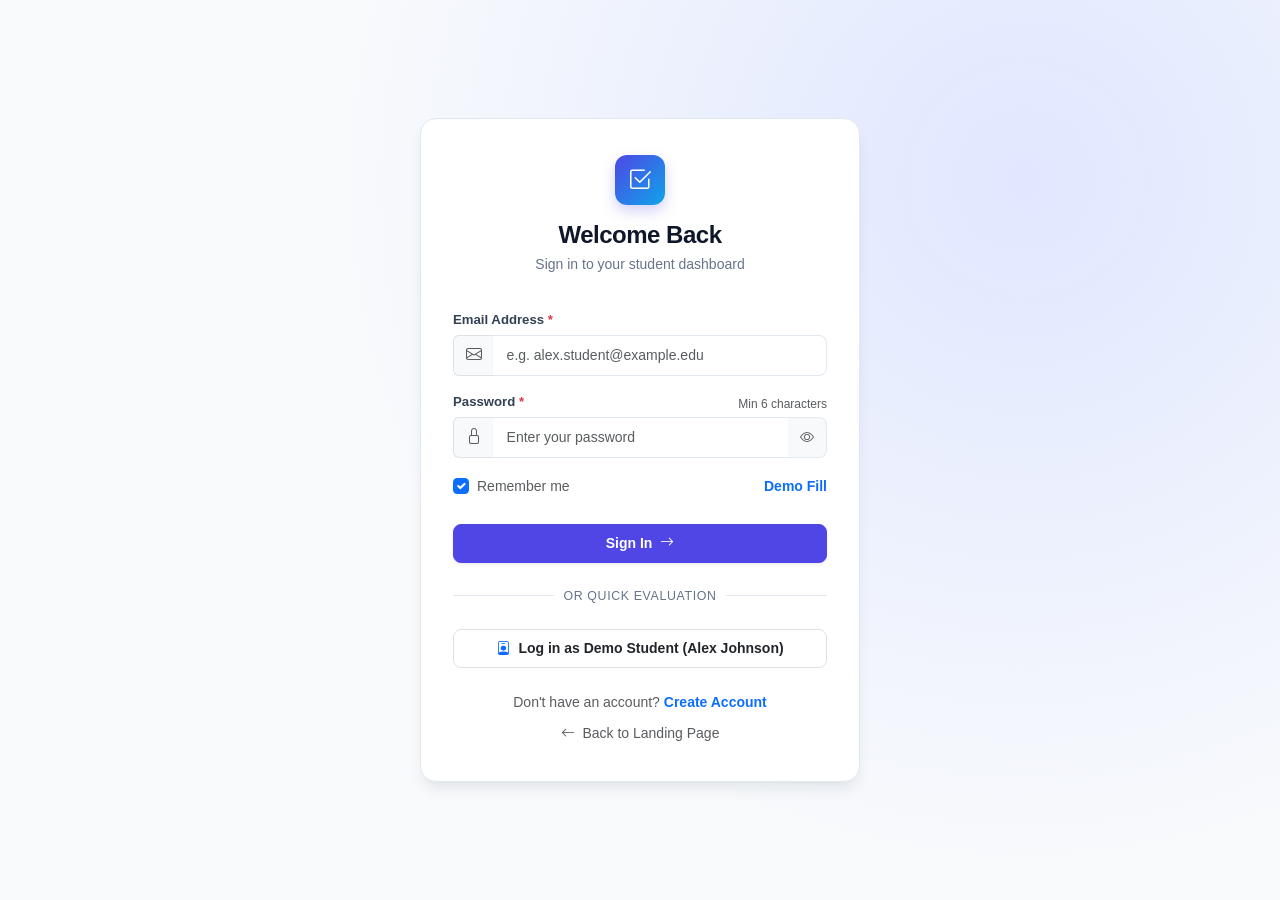
<file: frontend/login.html>
<!DOCTYPE html>
<html lang="en">
<head>
    <meta charset="UTF-8">
    <meta name="viewport" content="width=device-width, initial-scale=1.0">
    <title>TaskFlow — Student Sign In</title>
    <!-- Bootstrap 5 CSS -->
    <link href="https://cdn.jsdelivr.net/npm/bootstrap@5.3.3/dist/css/bootstrap.min.css" rel="stylesheet">
    <!-- Bootstrap Icons -->
    <link rel="stylesheet" href="https://cdn.jsdelivr.net/npm/bootstrap-icons@1.11.3/font/bootstrap-icons.min.css">
    <!-- Custom CSS -->
    <link rel="stylesheet" href="css/style.css">
</head>
<body>

    <div class="auth-page-wrapper">
        <div class="auth-card">
            <div class="auth-card-body">
                <!-- Auth Header -->
                <div class="auth-header">
                    <a href="index.html" class="text-decoration-none d-inline-block">
                        <div class="auth-logo">
                            <i class="bi bi-check2-square"></i>
                        </div>
                    </a>
                    <h1 class="auth-title">Welcome Back</h1>
                    <p class="auth-subtitle">Sign in to your student dashboard</p>
                </div>

                <!-- Alert Feedback Box -->
                <div id="login-alert" class="alert alert-danger d-none py-2 small" role="alert">
                    <div class="d-flex align-items-center gap-2">
                        <i class="bi bi-exclamation-triangle-fill"></i>
                        <span id="login-alert-msg"></span>
                    </div>
                </div>

                <!-- Login Form -->
                <form id="login-form" novalidate>
                    <!-- Email Field -->
                    <div class="mb-3">
                        <label for="login-email" class="form-label small fw-semibold">Email Address <span class="text-danger">*</span></label>
                        <div class="input-group">
                            <span class="input-group-text bg-light border-end-0 text-muted">
                                <i class="bi bi-envelope"></i>
                            </span>
                            <input type="email" 
                                   class="form-control border-start-0" 
                                   id="login-email" 
                                   placeholder="e.g. alex.student@example.edu" 
                                   autocomplete="email" 
                                   required>
                        </div>
                        <div class="invalid-feedback small" id="login-email-err">Please enter a valid email</div>
                    </div>

                    <!-- Password Field -->
                    <div class="mb-3">
                        <div class="d-flex justify-content-between align-items-center">
                            <label for="login-password" class="form-label small fw-semibold">Password <span class="text-danger">*</span></label>
                            <span class="text-muted small" style="font-size: 0.75rem;">Min 6 characters</span>
                        </div>
                        <div class="input-group">
                            <span class="input-group-text bg-light border-end-0 text-muted">
                                <i class="bi bi-lock"></i>
                            </span>
                            <input type="password" 
                                   class="form-control border-start-0 border-end-0" 
                                   id="login-password" 
                                   placeholder="Enter your password" 
                                   autocomplete="current-password" 
                                   required>
                            <button class="btn btn-outline-secondary border-start-0 bg-light text-muted password-toggle-btn" 
                                    type="button" 
                                    id="toggle-password-btn" 
                                    title="Show/Hide Password"
                                    aria-label="Show or hide password">
                                <i class="bi bi-eye" id="toggle-password-icon"></i>
                            </button>
                        </div>
                        <div class="invalid-feedback small" id="login-password-err">Password is required.</div>
                    </div>

                    <!-- Remember Me Option -->
                    <div class="d-flex justify-content-between align-items-center mb-4">
                        <div class="form-check">
                            <input class="form-check-input" type="checkbox" id="remember-me" checked>
                            <label class="form-check-label small text-muted" for="remember-me">
                                Remember me
                            </label>
                        </div>
                        <a href="#" class="small text-primary text-decoration-none fw-semibold" id="quick-demo-link" title="Fill Demo Credentials">
                            Demo Fill
                        </a>
                    </div>

                    <!-- Submit Button -->
                    <button type="submit" id="login-submit-btn" class="btn btn-primary w-100 py-2 d-flex align-items-center justify-content-center gap-2 shadow-sm">
                        <span>Sign In</span>
                        <i class="bi bi-arrow-right"></i>
                    </button>
                </form>

                <div class="auth-divider">or quick evaluation</div>

                <!-- Instant Demo Login Button -->
                <button type="button" id="demo-login-btn" class="btn btn-light border w-100 py-2 small d-flex align-items-center justify-content-center gap-2 text-dark">
                    <i class="bi bi-person-badge text-primary"></i>
                    <span>Log in as Demo Student (Alex Johnson)</span>
                </button>

                <!-- Navigation Footer -->
                <div class="text-center mt-4">
                    <p class="small text-muted mb-2">
                        Don't have an account? 
                        <a href="register.html" class="text-primary fw-semibold text-decoration-none">Create Account</a>
                    </p>
                    <a href="index.html" class="small text-muted text-decoration-none">
                        <i class="bi bi-arrow-left me-1"></i> Back to Landing Page
                    </a>
                </div>
            </div>
        </div>
    </div>

    <!-- Bootstrap 5 JS Bundle -->
    <script src="https://cdn.jsdelivr.net/npm/bootstrap@5.3.3/dist/js/bootstrap.bundle.min.js"></script>
    <!-- TaskFlow API Client -->
    <script src="js/api.js"></script>
    <!-- Auth Controller -->
    <script>
        document.addEventListener('DOMContentLoaded', () => {
            const form = document.getElementById('login-form');
            const emailInput = document.getElementById('login-email');
            const passwordInput = document.getElementById('login-password');
            const submitBtn = document.getElementById('login-submit-btn');
            const alertBox = document.getElementById('login-alert');
            const alertMsg = document.getElementById('login-alert-msg');
            const togglePwBtn = document.getElementById('toggle-password-btn');
            const togglePwIcon = document.getElementById('toggle-password-icon');
            const demoLoginBtn = document.getElementById('demo-login-btn');
            const quickDemoLink = document.getElementById('quick-demo-link');

            // Show / Hide password
            if (togglePwBtn && passwordInput && togglePwIcon) {
                togglePwBtn.addEventListener('click', () => {
                    const isPw = passwordInput.type === 'password';
                    passwordInput.type = isPw ? 'text' : 'password';
                    togglePwIcon.className = isPw ? 'bi bi-eye-slash' : 'bi bi-eye';
                });
            }

            function showAlert(msg) {
                if (!alertBox || !alertMsg) return;
                alertMsg.textContent = msg;
                alertBox.classList.remove('d-none');
            }

            function hideAlert() {
                if (alertBox) alertBox.classList.add('d-none');
            }

            // Quick demo fill
            function fillDemoCredentials() {
                emailInput.value = 'alex.student@example.edu';
                passwordInput.value = 'student123';
                hideAlert();
            }

            if (quickDemoLink) {
                quickDemoLink.addEventListener('click', (e) => {
                    e.preventDefault();
                    fillDemoCredentials();
                });
            }

            function isValidEmail(email) {
                return /^[^\s@]+@[^\s@]+\.[^\s@]+$/.test(email);
            }

            // Real-time live validation
            emailInput.addEventListener('input', () => {
                const val = emailInput.value.trim();
                if (val && !isValidEmail(val)) {
                    emailInput.classList.add('is-invalid');
                } else {
                    emailInput.classList.remove('is-invalid');
                }
            });

            emailInput.addEventListener('blur', () => {
                const val = emailInput.value.trim();
                if (!val || !isValidEmail(val)) {
                    emailInput.classList.add('is-invalid');
                } else {
                    emailInput.classList.remove('is-invalid');
                }
            });

            passwordInput.addEventListener('input', () => {
                if (passwordInput.value) {
                    passwordInput.classList.remove('is-invalid');
                }
            });

            // Form submission
            form.addEventListener('submit', async (e) => {
                e.preventDefault();
                hideAlert();

                const email = emailInput.value.trim();
                const password = passwordInput.value;

                // Validation
                let hasErr = false;
                if (!email || !isValidEmail(email)) {
                    emailInput.classList.add('is-invalid');
                    hasErr = true;
                } else {
                    emailInput.classList.remove('is-invalid');
                }

                if (!password) {
                    passwordInput.classList.add('is-invalid');
                    hasErr = true;
                } else {
                    passwordInput.classList.remove('is-invalid');
                }

                if (hasErr) {
                    showAlert('Please fill in all required fields.');
                    return;
                }

                submitBtn.disabled = true;
                submitBtn.innerHTML = '<span class="spinner-border spinner-border-sm me-2"></span>Signing in...';

                try {
                    const res = await window.TaskFlowAPI.login({ email, password });
                    if (res.ok) {
                        // Redirect to dashboard on successful login
                        window.location.href = 'dashboard.html';
                    } else {
                        showAlert(res.message || 'Invalid email or password.');
                    }
                } catch (err) {
                    showAlert('Connection error. Please ensure Flask server is running.');
                } finally {
                    submitBtn.disabled = false;
                    submitBtn.innerHTML = '<span>Sign In</span><i class="bi bi-arrow-right ms-2"></i>';
                }
            });

            // One-click demo login button
            if (demoLoginBtn) {
                demoLoginBtn.addEventListener('click', async () => {
                    fillDemoCredentials();
                    form.dispatchEvent(new Event('submit'));
                });
            }
        });
    </script>
</body>
</html>
</file>
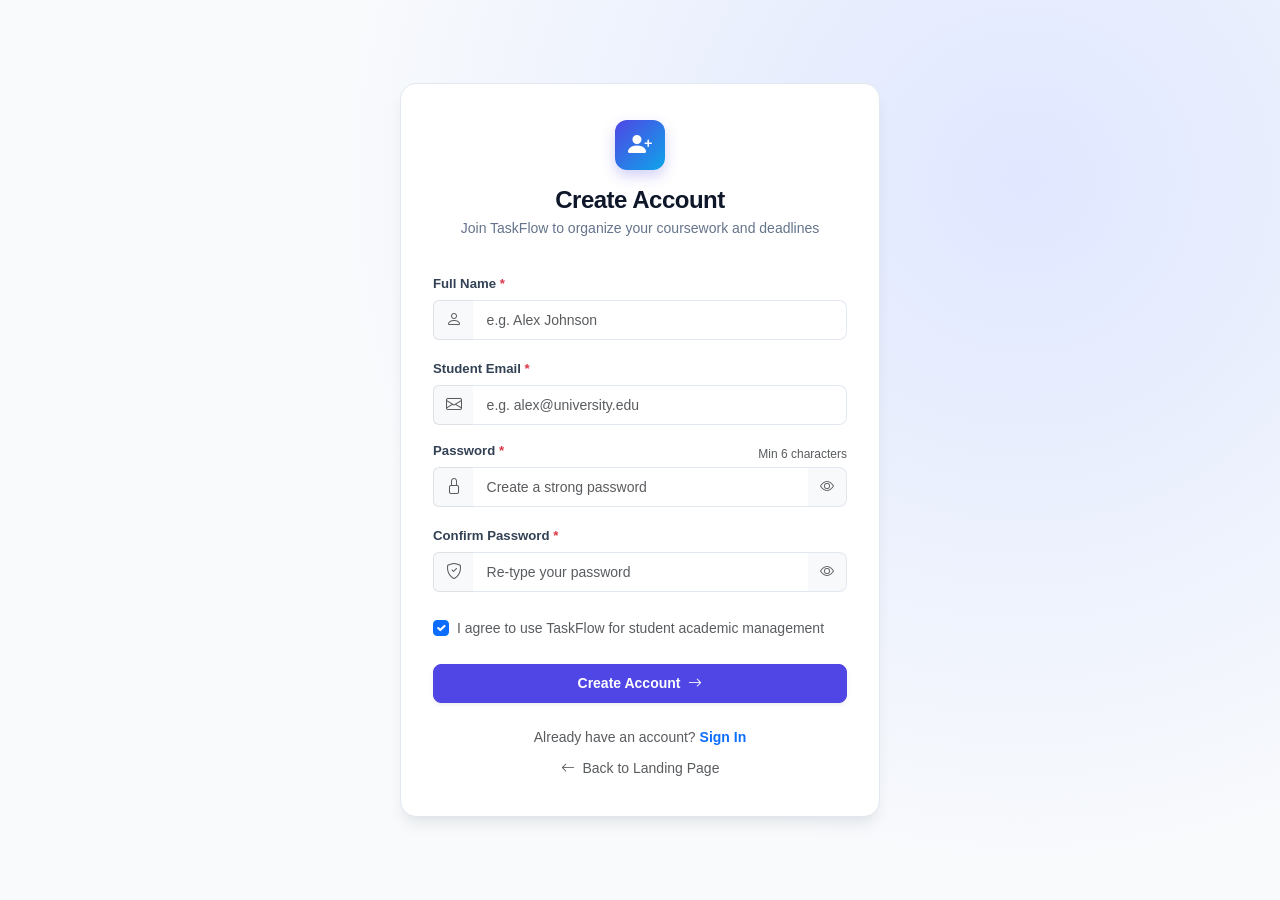
<file: frontend/register.html>
<!DOCTYPE html>
<html lang="en">
<head>
    <meta charset="UTF-8">
    <meta name="viewport" content="width=device-width, initial-scale=1.0">
    <title>TaskFlow — Student Registration</title>
    <!-- Bootstrap 5 CSS -->
    <link href="https://cdn.jsdelivr.net/npm/bootstrap@5.3.3/dist/css/bootstrap.min.css" rel="stylesheet">
    <!-- Bootstrap Icons -->
    <link rel="stylesheet" href="https://cdn.jsdelivr.net/npm/bootstrap-icons@1.11.3/font/bootstrap-icons.min.css">
    <!-- Custom CSS -->
    <link rel="stylesheet" href="css/style.css">
</head>
<body>

    <div class="auth-page-wrapper">
        <div class="auth-card" style="max-width: 480px;">
            <div class="auth-card-body">
                <!-- Auth Header -->
                <div class="auth-header">
                    <a href="index.html" class="text-decoration-none d-inline-block">
                        <div class="auth-logo">
                            <i class="bi bi-person-plus-fill"></i>
                        </div>
                    </a>
                    <h1 class="auth-title">Create Account</h1>
                    <p class="auth-subtitle">Join TaskFlow to organize your coursework and deadlines</p>
                </div>

                <!-- Alert Feedback Box -->
                <div id="register-alert" class="alert alert-danger d-none py-2 small" role="alert">
                    <div class="d-flex align-items-center gap-2">
                        <i class="bi bi-exclamation-triangle-fill"></i>
                        <span id="register-alert-msg"></span>
                    </div>
                </div>

                <!-- Registration Form -->
                <form id="register-form" novalidate>
                    <!-- Full Name Field -->
                    <div class="mb-3">
                        <label for="reg-name" class="form-label small fw-semibold">Full Name <span class="text-danger">*</span></label>
                        <div class="input-group">
                            <span class="input-group-text bg-light border-end-0 text-muted">
                                <i class="bi bi-person"></i>
                            </span>
                            <input type="text" 
                                   class="form-control border-start-0" 
                                   id="reg-name" 
                                   placeholder="e.g. Alex Johnson" 
                                   autocomplete="name" 
                                   required>
                        </div>
                        <div class="invalid-feedback small" id="reg-name-err">Name is required.</div>
                    </div>

                    <!-- Email Field -->
                    <div class="mb-3">
                        <label for="reg-email" class="form-label small fw-semibold">Student Email <span class="text-danger">*</span></label>
                        <div class="input-group">
                            <span class="input-group-text bg-light border-end-0 text-muted">
                                <i class="bi bi-envelope"></i>
                            </span>
                            <input type="email" 
                                   class="form-control border-start-0" 
                                   id="reg-email" 
                                   placeholder="e.g. alex@university.edu" 
                                   autocomplete="email" 
                                   required>
                        </div>
                        <div class="invalid-feedback small" id="reg-email-err">Please enter a valid email</div>
                    </div>

                    <!-- Password Field -->
                    <div class="mb-3">
                        <div class="d-flex justify-content-between align-items-center">
                            <label for="reg-password" class="form-label small fw-semibold">Password <span class="text-danger">*</span></label>
                            <span class="text-muted small" style="font-size: 0.75rem;">Min 6 characters</span>
                        </div>
                        <div class="input-group">
                            <span class="input-group-text bg-light border-end-0 text-muted">
                                <i class="bi bi-lock"></i>
                            </span>
                            <input type="password" 
                                   class="form-control border-start-0 border-end-0" 
                                   id="reg-password" 
                                   placeholder="Create a strong password" 
                                   autocomplete="new-password" 
                                   minlength="6" 
                                   required>
                            <button class="btn btn-outline-secondary border-start-0 bg-light text-muted password-toggle-btn" 
                                    type="button" 
                                    id="toggle-reg-password-btn" 
                                    title="Show/Hide Password"
                                    aria-label="Show or hide password">
                                <i class="bi bi-eye" id="toggle-reg-password-icon"></i>
                            </button>
                        </div>
                        <div class="invalid-feedback small" id="reg-password-err">Password must be at least 6 characters.</div>
                    </div>

                    <!-- Confirm Password Field -->
                    <div class="mb-4">
                        <label for="reg-confirm-password" class="form-label small fw-semibold">Confirm Password <span class="text-danger">*</span></label>
                        <div class="input-group">
                            <span class="input-group-text bg-light border-end-0 text-muted">
                                <i class="bi bi-shield-check"></i>
                            </span>
                            <input type="password" 
                                   class="form-control border-start-0 border-end-0" 
                                   id="reg-confirm-password" 
                                   placeholder="Re-type your password" 
                                   autocomplete="new-password" 
                                   required>
                            <button class="btn btn-outline-secondary border-start-0 bg-light text-muted password-toggle-btn" 
                                    type="button" 
                                    id="toggle-reg-confirm-btn" 
                                    title="Show/Hide Password"
                                    aria-label="Show or hide confirm password">
                                <i class="bi bi-eye" id="toggle-reg-confirm-icon"></i>
                            </button>
                        </div>
                        <div class="invalid-feedback small" id="reg-confirm-err">Passwords do not match</div>
                    </div>

                    <!-- Terms agreement checkbox -->
                    <div class="form-check mb-4">
                        <input class="form-check-input" type="checkbox" id="terms-agree" checked required>
                        <label class="form-check-label small text-muted" for="terms-agree">
                            I agree to use TaskFlow for student academic management
                        </label>
                    </div>

                    <!-- Submit Button -->
                    <button type="submit" id="register-submit-btn" class="btn btn-primary w-100 py-2 d-flex align-items-center justify-content-center gap-2 shadow-sm">
                        <span>Create Account</span>
                        <i class="bi bi-arrow-right"></i>
                    </button>
                </form>

                <!-- Navigation Footer -->
                <div class="text-center mt-4">
                    <p class="small text-muted mb-2">
                        Already have an account? 
                        <a href="login.html" class="text-primary fw-semibold text-decoration-none">Sign In</a>
                    </p>
                    <a href="index.html" class="small text-muted text-decoration-none">
                        <i class="bi bi-arrow-left me-1"></i> Back to Landing Page
                    </a>
                </div>
            </div>
        </div>
    </div>

    <!-- Bootstrap 5 JS Bundle -->
    <script src="https://cdn.jsdelivr.net/npm/bootstrap@5.3.3/dist/js/bootstrap.bundle.min.js"></script>
    <!-- TaskFlow API Client -->
    <script src="js/api.js"></script>
    <!-- Register Controller -->
    <script>
        document.addEventListener('DOMContentLoaded', () => {
            const form = document.getElementById('register-form');
            const nameInput = document.getElementById('reg-name');
            const emailInput = document.getElementById('reg-email');
            const passwordInput = document.getElementById('reg-password');
            const confirmInput = document.getElementById('reg-confirm-password');
            const submitBtn = document.getElementById('register-submit-btn');
            const alertBox = document.getElementById('register-alert');
            const alertMsg = document.getElementById('register-alert-msg');

            // Password toggles
            const setupToggle = (btnId, inputId, iconId) => {
                const btn = document.getElementById(btnId);
                const input = document.getElementById(inputId);
                const icon = document.getElementById(iconId);
                if (btn && input && icon) {
                    btn.addEventListener('click', () => {
                        const isPw = input.type === 'password';
                        input.type = isPw ? 'text' : 'password';
                        icon.className = isPw ? 'bi bi-eye-slash' : 'bi bi-eye';
                    });
                }
            };
            setupToggle('toggle-reg-password-btn', 'reg-password', 'toggle-reg-password-icon');
            setupToggle('toggle-reg-confirm-btn', 'reg-confirm-password', 'toggle-reg-confirm-icon');

            function showAlert(msg) {
                if (!alertBox || !alertMsg) return;
                alertMsg.textContent = msg;
                alertBox.classList.remove('d-none');
            }

            function hideAlert() {
                if (alertBox) alertBox.classList.add('d-none');
            }

            function isValidEmail(email) {
                return /^[^\s@]+@[^\s@]+\.[^\s@]+$/.test(email);
            }

            // Real-time live validation feedback
            nameInput.addEventListener('input', () => {
                if (nameInput.value.trim()) {
                    nameInput.classList.remove('is-invalid');
                }
            });

            emailInput.addEventListener('input', () => {
                const val = emailInput.value.trim();
                if (val && !isValidEmail(val)) {
                    emailInput.classList.add('is-invalid');
                } else {
                    emailInput.classList.remove('is-invalid');
                }
            });

            emailInput.addEventListener('blur', () => {
                const val = emailInput.value.trim();
                if (!val || !isValidEmail(val)) {
                    emailInput.classList.add('is-invalid');
                } else {
                    emailInput.classList.remove('is-invalid');
                }
            });

            passwordInput.addEventListener('input', () => {
                if (passwordInput.value && passwordInput.value.length >= 6) {
                    passwordInput.classList.remove('is-invalid');
                }
                if (confirmInput.value) {
                    if (confirmInput.value !== passwordInput.value) {
                        confirmInput.classList.add('is-invalid');
                    } else {
                        confirmInput.classList.remove('is-invalid');
                    }
                }
            });

            confirmInput.addEventListener('input', () => {
                if (confirmInput.value !== passwordInput.value) {
                    confirmInput.classList.add('is-invalid');
                } else {
                    confirmInput.classList.remove('is-invalid');
                }
            });

            form.addEventListener('submit', async (e) => {
                e.preventDefault();
                hideAlert();

                const name = nameInput.value.trim();
                const email = emailInput.value.trim();
                const password = passwordInput.value;
                const confirmPassword = confirmInput.value;

                let hasError = false;

                // Validate Name
                if (!name) {
                    nameInput.classList.add('is-invalid');
                    hasError = true;
                } else {
                    nameInput.classList.remove('is-invalid');
                }

                // Validate Email
                if (!email || !isValidEmail(email)) {
                    emailInput.classList.add('is-invalid');
                    hasError = true;
                } else {
                    emailInput.classList.remove('is-invalid');
                }

                // Validate Password
                if (!password || password.length < 6) {
                    passwordInput.classList.add('is-invalid');
                    hasError = true;
                } else {
                    passwordInput.classList.remove('is-invalid');
                }

                // Validate Password Match
                if (!confirmPassword || password !== confirmPassword) {
                    confirmInput.classList.add('is-invalid');
                    hasError = true;
                } else {
                    confirmInput.classList.remove('is-invalid');
                }

                if (hasError) {
                    if (password && confirmPassword && password !== confirmPassword) {
                        showAlert('Passwords do not match. Please re-enter.');
                    } else if (password && password.length < 6) {
                        showAlert('Password must be at least 6 characters long.');
                    } else {
                        showAlert('Please fill in all required fields correctly.');
                    }
                    return;
                }

                submitBtn.disabled = true;
                submitBtn.innerHTML = '<span class="spinner-border spinner-border-sm me-2"></span>Creating account...';

                try {
                    const res = await window.TaskFlowAPI.register({ name, email, password });
                    if (res.ok) {
                        // User automatically logged in, redirect to dashboard
                        window.location.href = 'dashboard.html';
                    } else {
                        showAlert(res.message || 'Registration failed.');
                        if (res.errors && res.errors.email) {
                            emailInput.classList.add('is-invalid');
                        }
                    }
                } catch (err) {
                    showAlert('Connection error. Please ensure Flask server is running.');
                } finally {
                    submitBtn.disabled = false;
                    submitBtn.innerHTML = '<span>Create Account</span><i class="bi bi-arrow-right ms-2"></i>';
                }
            });
        });
    </script>
</body>
</html>
</file>
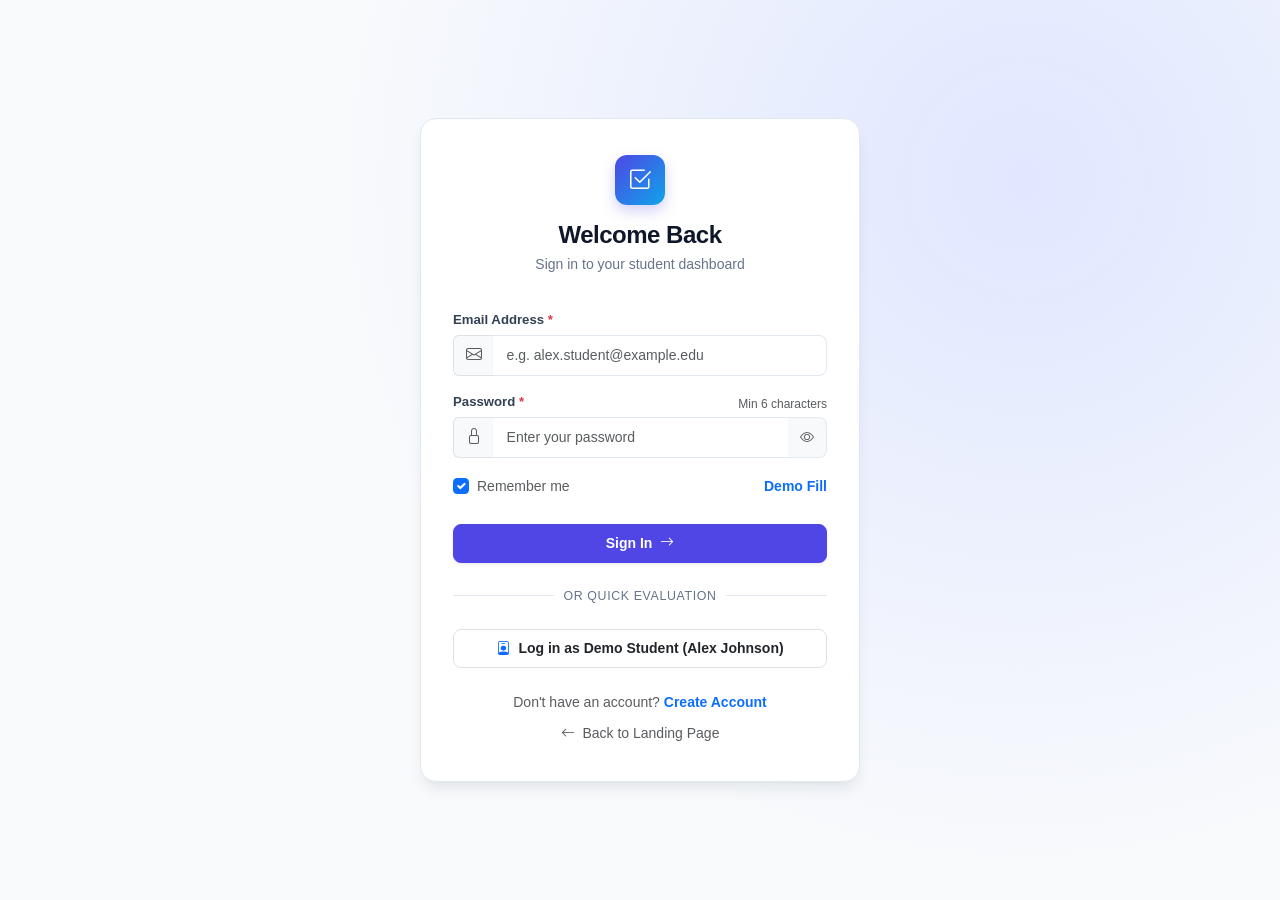
<file: frontend/tasks.html>
<!DOCTYPE html>
<html lang="en">
<head>
    <meta charset="UTF-8">
    <meta name="viewport" content="width=device-width, initial-scale=1.0">
    <title>TaskFlow — Task Management</title>
    <!-- Bootstrap 5 CSS -->
    <link href="https://cdn.jsdelivr.net/npm/bootstrap@5.3.3/dist/css/bootstrap.min.css" rel="stylesheet">
    <!-- Bootstrap Icons -->
    <link rel="stylesheet" href="https://cdn.jsdelivr.net/npm/bootstrap-icons@1.11.3/font/bootstrap-icons.min.css">
    <!-- Custom CSS -->
    <link rel="stylesheet" href="css/style.css">
</head>
<body>
    <!-- Top Global Progress / Loading Indicator -->
    <div id="global-loading-bar" class="global-loading-bar"></div>

    <div class="app-wrapper">
        <!-- ================================================================ -->
        <!-- Desktop Sidebar -->
        <!-- ================================================================ -->
        <aside class="app-sidebar d-none d-lg-flex">
            <!-- Sidebar Brand Header -->
            <div class="sidebar-header">
                <a class="navbar-brand text-primary" href="index.html">
                    <span class="brand-icon">
                        <i class="bi bi-check2-square"></i>
                    </span>
                    <span>TaskFlow</span>
                </a>
            </div>

            <!-- Navigation Links -->
            <div class="sidebar-menu">
                <div class="sidebar-section-title">Menu</div>
                <a href="dashboard.html" class="sidebar-link">
                    <i class="bi bi-grid-1x2"></i>
                    <span>Dashboard</span>
                </a>
                <a href="tasks.html" class="sidebar-link active">
                    <i class="bi bi-check2-circle"></i>
                    <span>My Tasks</span>
                    <span class="sidebar-badge bg-primary text-white" id="sidebar-tasks-count">--</span>
                </a>
                <a href="#" class="sidebar-link" data-bs-toggle="modal" data-bs-target="#categoriesModal">
                    <i class="bi bi-folder2-open"></i>
                    <span>Categories</span>
                </a>
                <a href="#" class="sidebar-link" id="sidebar-add-task-btn">
                    <i class="bi bi-plus-circle-dotted"></i>
                    <span>Add Task</span>
                </a>

                <div class="sidebar-section-title">Preferences</div>
                <a href="#" class="sidebar-link" data-bs-toggle="modal" data-bs-target="#settingsModal">
                    <i class="bi bi-gear"></i>
                    <span>Settings</span>
                </a>
                <a href="index.html" class="sidebar-link mb-1">
                    <i class="bi bi-box-arrow-left"></i>
                    <span>Landing Page</span>
                </a>
                <a href="#" class="sidebar-link text-danger mobile-logout-link" id="tasks-sidebar-logout-link">
                    <i class="bi bi-box-arrow-right"></i>
                    <span>Log Out</span>
                </a>
            </div>

            <!-- Sidebar User Profile Footer -->
            <div class="sidebar-footer">
                <div class="user-profile-mini d-flex align-items-center justify-content-between">
                    <div class="d-flex align-items-center gap-2 text-truncate">
                        <div class="avatar-circle" id="sidebar-avatar">AJ</div>
                        <div class="flex-grow-1 text-truncate">
                            <div class="fw-bold small text-truncate" id="sidebar-user-name">Alex Johnson</div>
                            <div class="text-muted" style="font-size: 0.75rem;" id="sidebar-user-dept">Student</div>
                        </div>
                    </div>
                    <button class="btn btn-sm btn-icon text-muted p-1 rounded sidebar-logout-btn" id="tasks-sidebar-logout-btn" title="Log Out">
                        <i class="bi bi-box-arrow-right fs-6"></i>
                    </button>
                </div>
            </div>
        </aside>

        <!-- ================================================================ -->
        <!-- Mobile Offcanvas Sidebar -->
        <!-- ================================================================ -->
        <div class="offcanvas offcanvas-start" tabindex="-1" id="sidebarOffcanvas" aria-labelledby="sidebarOffcanvasLabel">
            <div class="offcanvas-header border-bottom">
                <a class="navbar-brand text-primary" href="index.html">
                    <span class="brand-icon">
                        <i class="bi bi-check2-square"></i>
                    </span>
                    <span id="sidebarOffcanvasLabel">TaskFlow</span>
                </a>
                <button type="button" class="btn-close" data-bs-dismiss="offcanvas" aria-label="Close"></button>
            </div>
            <div class="offcanvas-body p-3">
                <div class="sidebar-section-title">Menu</div>
                <a href="dashboard.html" class="sidebar-link mb-1">
                    <i class="bi bi-grid-1x2"></i>
                    <span>Dashboard</span>
                </a>
                <a href="tasks.html" class="sidebar-link active mb-1">
                    <i class="bi bi-check2-circle"></i>
                    <span>My Tasks</span>
                    <span class="sidebar-badge bg-primary text-white" id="mobile-sidebar-tasks-count">--</span>
                </a>
                <a href="#" class="sidebar-link mb-1" data-bs-toggle="modal" data-bs-target="#categoriesModal">
                    <i class="bi bi-folder2-open"></i>
                    <span>Categories</span>
                </a>
                <a href="#" class="sidebar-link mb-1" id="mobile-sidebar-add-task-btn">
                    <i class="bi bi-plus-circle-dotted"></i>
                    <span>Add Task</span>
                </a>
                <div class="sidebar-section-title">Preferences</div>
                <a href="#" class="sidebar-link mb-1" data-bs-toggle="modal" data-bs-target="#settingsModal">
                    <i class="bi bi-gear"></i>
                    <span>Settings</span>
                </a>
                <a href="index.html" class="sidebar-link">
                    <i class="bi bi-box-arrow-left"></i>
                    <span>Landing Page</span>
                </a>
            </div>
        </div>

        <!-- ================================================================ -->
        <!-- Main Application Column -->
        <!-- ================================================================ -->
        <div class="app-main">
            <!-- Top Navbar -->
            <header class="app-navbar d-flex align-items-center justify-content-between">
                <div class="d-flex align-items-center gap-3">
                    <button class="btn btn-icon d-lg-none" type="button" data-bs-toggle="offcanvas" data-bs-target="#sidebarOffcanvas" aria-label="Toggle navigation">
                        <i class="bi bi-list fs-5"></i>
                    </button>
                    <!-- Quick Global Search -->
                    <div class="input-group search-input-group d-none d-sm-flex align-items-center pe-2">
                        <span class="input-group-text"><i class="bi bi-search"></i></span>
                        <input type="text" id="tasks-search-input" class="form-control" placeholder="Search tasks by title, description, or category..." aria-label="Search tasks">
                        <kbd class="kbd-shortcut d-none d-md-inline" title="Press Ctrl + K to search">Ctrl K</kbd>
                    </div>
                </div>

                <div class="d-flex align-items-center gap-2">
                    <button class="btn btn-primary btn-sm d-flex align-items-center gap-1 shadow-sm" id="top-add-task-btn">
                        <i class="bi bi-plus-lg"></i>
                        <span>Add Task</span>
                    </button>
                    <a href="dashboard.html" class="btn btn-light btn-sm border d-flex align-items-center gap-1" title="Go to Dashboard">
                        <i class="bi bi-grid-1x2"></i>
                        <span class="d-none d-md-inline">Dashboard</span>
                    </a>
                    <div class="dropdown">
                        <button class="btn btn-light d-flex align-items-center gap-2 p-1 pe-2 rounded-pill border" type="button" data-bs-toggle="dropdown" aria-expanded="false">
                            <div class="avatar-circle" id="navbar-avatar" style="width: 32px; height: 32px; font-size: 0.85rem;">AJ</div>
                            <span class="d-none d-md-inline small fw-semibold text-dark" id="navbar-user-name">Alex Johnson</span>
                            <i class="bi bi-chevron-down text-muted" style="font-size: 0.75rem;"></i>
                        </button>
                        <ul class="dropdown-menu dropdown-menu-end shadow border-0 p-2">
                            <li class="px-2 py-1">
                                <div class="fw-bold text-dark small" id="dropdown-user-name">Alex Johnson</div>
                                <div class="text-muted" style="font-size: 0.75rem;" id="dropdown-user-email">alex.student@example.edu</div>
                            </li>
                            <li><hr class="dropdown-divider my-1"></li>
                            <li><a class="dropdown-item rounded small" href="dashboard.html"><i class="bi bi-grid-1x2 me-2"></i>Dashboard</a></li>
                            <li><a class="dropdown-item rounded small active" href="tasks.html"><i class="bi bi-list-check me-2"></i>My Tasks</a></li>
                            <li><hr class="dropdown-divider my-1"></li>
                            <li><a class="dropdown-item rounded small text-danger" href="#" id="auth-logout-btn"><i class="bi bi-box-arrow-right me-2"></i>Log Out</a></li>
                        </ul>
                    </div>
                </div>
            </header>

            <!-- Main Content Container -->
            <main class="container-fluid px-3 px-lg-4 py-4">
                <!-- User Notification / Alert Area -->
                <div id="tasks-alert-container"></div>

                <!-- Page Title Header -->
                <div class="d-flex justify-content-between align-items-center mb-4 flex-wrap gap-3">
                    <div>
                        <h1 class="h3 fw-bold mb-1">Task Management</h1>
                        <p class="text-muted mb-0 small">Create, edit, filter, and organize all coursework assignments with live SQLite storage.</p>
                    </div>
                    <div class="d-flex gap-2">
                        <button class="btn btn-primary d-flex align-items-center gap-2 shadow-sm" id="page-add-task-btn">
                            <i class="bi bi-plus-circle-fill"></i>
                            <span class="fw-semibold">Add New Task</span>
                        </button>
                        <button class="btn btn-outline-secondary d-flex align-items-center gap-1" id="refresh-tasks-btn" title="Sync with Database">
                            <i class="bi bi-arrow-clockwise"></i>
                            <span>Sync</span>
                        </button>
                    </div>
                </div>

                <!-- ============================================================ -->
                <!-- Search & Filters Toolbar Card -->
                <!-- ============================================================ -->
                <div class="card border-0 shadow-sm p-3 mb-4">
                    <div class="row g-3 align-items-center">
                        <!-- Search Box for Mobile / Direct View -->
                        <div class="col-12 col-md-4">
                            <div class="input-group">
                                <span class="input-group-text bg-light border-end-0"><i class="bi bi-search text-muted"></i></span>
                                <input type="text" id="toolbar-search-input" class="form-control border-start-0 bg-light" placeholder="Search title, desc, category..." aria-label="Search coursework by title, description, or category">
                            </div>
                        </div>

                        <!-- Status Filter Button Group -->
                        <div class="col-12 col-md-4 text-md-center">
                            <div class="btn-group btn-group-sm w-100" role="group" aria-label="Status filter">
                                <button type="button" class="btn btn-primary active status-filter-btn" data-status="all">All</button>
                                <button type="button" class="btn btn-outline-secondary status-filter-btn" data-status="Pending">Pending</button>
                                <button type="button" class="btn btn-outline-secondary status-filter-btn" data-status="In Progress">In Progress</button>
                                <button type="button" class="btn btn-outline-secondary status-filter-btn" data-status="Completed">Completed</button>
                            </div>
                        </div>

                        <!-- Priority & Category Filters -->
                        <div class="col-12 col-md-4">
                            <div class="d-flex gap-2">
                                <select class="form-select form-select-sm" id="priority-filter-select" aria-label="Priority Filter">
                                    <option value="all" selected>All Priorities</option>
                                    <option value="High">High</option>
                                    <option value="Medium">Medium</option>
                                    <option value="Low">Low</option>
                                    <option value="Urgent">Urgent</option>
                                </select>
                                <select class="form-select form-select-sm" id="category-filter-select" aria-label="Category Filter">
                                    <option value="all" selected>All Categories</option>
                                    <!-- Populated dynamically from API -->
                                </select>
                            </div>
                        </div>
                    </div>
                </div>

                <!-- ============================================================ -->
                <!-- Task List / Table Card -->
                <!-- ============================================================ -->
                <div class="dashboard-card">
                    <div class="dashboard-card-header d-flex justify-content-between align-items-center">
                        <div class="dashboard-card-title">
                            <i class="bi bi-list-check text-primary"></i>
                            <span>Coursework Deliverables</span>
                        </div>
                        <span class="badge bg-light text-muted border" id="tasks-table-count-badge">Loading...</span>
                    </div>
                    <div class="table-responsive">
                        <table class="table task-table align-middle" id="tasks-page-table">
                            <thead>
                                <tr>
                                    <th scope="col" style="width: 40px;"><span class="visually-hidden">Complete</span></th>
                                    <th scope="col">Task Title &amp; Description</th>
                                    <th scope="col">Category</th>
                                    <th scope="col">Priority</th>
                                    <th scope="col">Status</th>
                                    <th scope="col">Due Date</th>
                                    <th scope="col" class="text-end" style="width: 140px;">Actions</th>
                                </tr>
                            </thead>
                            <tbody id="tasks-table-body">
                                <!-- Dynamic rows rendered by JavaScript -->
                                <tr>
                                    <td colspan="7" class="text-center py-5 text-muted">
                                        <div class="spinner-border spinner-border-sm text-primary me-2" role="status"></div>
                                        Loading tasks from Flask API...
                                    </td>
                                </tr>
                            </tbody>
                        </table>
                    </div>
                </div>
            </main>
        </div>
    </div>

    <!-- ==================================================================== -->
    <!-- Add / Edit Task Modal (Dual Mode) -->
    <!-- ==================================================================== -->
    <div class="modal fade" id="taskModal" tabindex="-1" aria-labelledby="taskModalLabel" aria-hidden="true">
        <div class="modal-dialog modal-dialog-centered">
            <div class="modal-content border-0 shadow">
                <div class="modal-header">
                    <h5 class="modal-title fw-bold" id="taskModalLabel">
                        <i class="bi bi-plus-circle text-primary me-2"></i>Create New Task
                    </h5>
                    <button type="button" class="btn-close" data-bs-dismiss="modal" aria-label="Close"></button>
                </div>
                <div class="modal-body">
                    <!-- Form for Adding or Editing Task -->
                    <form id="task-modal-form">
                        <!-- Hidden field for task ID when editing -->
                        <input type="hidden" id="modal-task-id" value="">

                        <!-- Task Title -->
                        <div class="mb-3">
                            <label for="modal-task-title" class="form-label small fw-semibold">
                                Task Title <span class="text-danger">*</span>
                            </label>
                            <input type="text" class="form-control" id="modal-task-title" placeholder="e.g. Complete Deep Learning Assignment" required>
                            <div class="invalid-feedback small" id="modal-task-title-feedback">Task title is required</div>
                        </div>

                        <!-- Description -->
                        <div class="mb-3">
                            <label for="modal-task-desc" class="form-label small fw-semibold">Description</label>
                            <textarea class="form-control" id="modal-task-desc" rows="3" placeholder="Course notes, assignment instructions or requirements"></textarea>
                        </div>

                        <!-- Category & Priority Row -->
                        <div class="row g-2 mb-3">
                            <div class="col-6">
                                <label for="modal-task-category" class="form-label small fw-semibold">Category</label>
                                <select class="form-select" id="modal-task-category">
                                    <!-- Populated dynamically from API -->
                                </select>
                            </div>
                            <div class="col-6">
                                <label for="modal-task-priority" class="form-label small fw-semibold">Priority</label>
                                <select class="form-select" id="modal-task-priority">
                                    <option value="Low">Low</option>
                                    <option value="Medium" selected>Medium</option>
                                    <option value="High">High</option>
                                    <option value="Urgent">Urgent</option>
                                </select>
                            </div>
                        </div>

                        <!-- Status & Due Date Row -->
                        <div class="row g-2 mb-3">
                            <div class="col-6">
                                <label for="modal-task-status" class="form-label small fw-semibold">Status</label>
                                <select class="form-select" id="modal-task-status">
                                    <option value="Pending" selected>Pending</option>
                                    <option value="In Progress">In Progress</option>
                                    <option value="Completed">Completed</option>
                                    <option value="Cancelled">Cancelled</option>
                                </select>
                            </div>
                            <div class="col-6">
                                <label for="modal-task-due-date" class="form-label small fw-semibold">Due Date</label>
                                <input type="date" class="form-control" id="modal-task-due-date">
                                <div class="invalid-feedback small" id="modal-task-date-feedback">Due date cannot be invalid</div>
                            </div>
                        </div>

                        <!-- Inline Form Error Alert -->
                        <div id="modal-form-error" class="alert alert-danger d-none py-2 small mb-3"></div>

                        <!-- Buttons -->
                        <div class="d-flex justify-content-end gap-2 pt-2 border-top">
                            <button type="button" class="btn btn-light" data-bs-dismiss="modal">Cancel</button>
                            <button type="submit" class="btn btn-primary" id="modal-save-task-btn">
                                <i class="bi bi-check2 me-1"></i>Save Task
                            </button>
                        </div>
                    </form>
                </div>
            </div>
        </div>
    </div>

    <!-- ==================================================================== -->
    <!-- Delete Confirmation Modal -->
    <!-- ==================================================================== -->
    <div class="modal fade" id="deleteConfirmModal" tabindex="-1" aria-labelledby="deleteConfirmModalLabel" aria-hidden="true">
        <div class="modal-dialog modal-dialog-centered modal-sm">
            <div class="modal-content border-0 shadow">
                <div class="modal-header border-0 pb-0">
                    <h6 class="modal-title fw-bold text-danger" id="deleteConfirmModalLabel">
                        <i class="bi bi-trash3-fill me-1"></i>Delete Task?
                    </h6>
                    <button type="button" class="btn-close" data-bs-dismiss="modal" aria-label="Close"></button>
                </div>
                <div class="modal-body text-center py-4">
                    <p class="text-muted small mb-2">Are you sure you want to permanently delete this task?</p>
                    <div class="fw-bold text-dark px-2 text-truncate" id="delete-modal-task-title"></div>
                </div>
                <div class="modal-footer border-0 pt-0 justify-content-center gap-2">
                    <button type="button" class="btn btn-light btn-sm px-3" data-bs-dismiss="modal">Cancel</button>
                    <button type="button" class="btn btn-danger btn-sm px-3" id="confirm-delete-action-btn">
                        <i class="bi bi-trash me-1"></i>Delete
                    </button>
                </div>
            </div>
        </div>
    </div>

    <!-- ==================================================================== -->
    <!-- Categories Modal -->
    <!-- ==================================================================== -->
    <div class="modal fade" id="categoriesModal" tabindex="-1" aria-labelledby="categoriesModalLabel" aria-hidden="true">
        <div class="modal-dialog modal-dialog-centered">
            <div class="modal-content border-0 shadow">
                <div class="modal-header">
                    <h5 class="modal-title fw-bold" id="categoriesModalLabel">
                        <i class="bi bi-folder2 text-primary me-2"></i>Task Categories
                    </h5>
                    <button type="button" class="btn-close" data-bs-dismiss="modal" aria-label="Close"></button>
                </div>
                <div class="modal-body p-4">
                    <div class="list-group list-group-flush mb-3" id="modal-categories-list">
                        <div class="text-muted small py-2">Loading categories...</div>
                    </div>
                    <div class="text-end">
                        <button type="button" class="btn btn-secondary btn-sm" data-bs-dismiss="modal">Close</button>
                    </div>
                </div>
            </div>
        </div>
    </div>

    <!-- ==================================================================== -->
    <!-- Settings Modal -->
    <!-- ==================================================================== -->
    <div class="modal fade" id="settingsModal" tabindex="-1" aria-labelledby="settingsModalLabel" aria-hidden="true">
        <div class="modal-dialog modal-dialog-centered">
            <div class="modal-content border-0 shadow">
                <div class="modal-header">
                    <h5 class="modal-title fw-bold" id="settingsModalLabel">
                        <i class="bi bi-gear text-primary me-2"></i>Settings
                    </h5>
                    <button type="button" class="btn-close" data-bs-dismiss="modal" aria-label="Close"></button>
                </div>
                <div class="modal-body p-4">
                    <div class="mb-3">
                        <label class="form-label small fw-semibold">Student Name</label>
                        <input type="text" class="form-control form-control-sm" value="Alex Johnson" readonly>
                    </div>
                    <div class="mb-3">
                        <label class="form-label small fw-semibold">Backend REST API</label>
                        <input type="text" class="form-control form-control-sm text-muted" value="http://127.0.0.1:5000/api" readonly>
                    </div>
                    <div class="text-end">
                        <button type="button" class="btn btn-primary btn-sm" data-bs-dismiss="modal">Close</button>
                    </div>
                </div>
            </div>
        </div>
    </div>

    <!-- Bootstrap 5 Bundle JS -->
    <script src="https://cdn.jsdelivr.net/npm/bootstrap@5.3.3/dist/js/bootstrap.bundle.min.js"></script>
    <!-- Custom Scripts -->
    <script src="js/api.js"></script>
    <script src="js/main.js"></script>
</body>
</html>
</file>
<file: frontend/css/style.css>
/* ==========================================================================
   TaskFlow — Student Task Management System
   Premium Design System, Responsive Layout & Component Styles
   ========================================================================== */

/* --------------------------------------------------------------------------
   1. Design Tokens & CSS Custom Properties
   -------------------------------------------------------------------------- */
:root {
    /* Brand & Accent Palette */
    --tf-primary: #4f46e5;
    --tf-primary-hover: #4338ca;
    --tf-primary-active: #3730a3;
    --tf-primary-subtle: #eef2ff;
    --tf-primary-border: #c7d2fe;
    --tf-secondary: #0ea5e9;
    --tf-secondary-subtle: #f0f9ff;
    --tf-accent: #8b5cf6;

    /* Neutrals & Text Hierarchy (WCAG 2.1 AA Compliant) */
    --tf-dark: #0f172a;
    --tf-text-main: #1e293b;
    --tf-text-secondary: #334155;
    --tf-text-muted: #64748b;
    --tf-text-light: #94a3b8;
    
    /* Backgrounds & Surfaces */
    --tf-bg-page: #f8fafc;
    --tf-bg-card: #ffffff;
    --tf-bg-subtle: #f1f5f9;
    --tf-bg-hover: #f8fafc;
    --tf-border: #e2e8f0;
    --tf-border-hover: #cbd5e1;

    /* Semantic Status Colors */
    --tf-success: #10b981;
    --tf-success-subtle: #ecfdf5;
    --tf-success-border: #a7f3d0;
    --tf-success-text: #047857;

    --tf-warning: #f59e0b;
    --tf-warning-subtle: #fffbeb;
    --tf-warning-border: #fde68a;
    --tf-warning-text: #b45309;

    --tf-danger: #ef4444;
    --tf-danger-subtle: #fef2f2;
    --tf-danger-border: #fecaca;
    --tf-danger-text: #b91c1c;

    --tf-info: #3b82f6;
    --tf-info-subtle: #eff6ff;
    --tf-info-border: #bfdbfe;
    --tf-info-text: #1d4ed8;

    /* Component Geometry */
    --tf-sidebar-width: 260px;
    --tf-navbar-height: 64px;
    --tf-radius-xs: 4px;
    --tf-radius-sm: 8px;
    --tf-radius-md: 12px;
    --tf-radius-lg: 16px;
    --tf-radius-xl: 20px;
    --tf-radius-pill: 9999px;

    /* Multi-layered Soft Shadows */
    --tf-shadow-xs: 0 1px 2px rgba(15, 23, 42, 0.04);
    --tf-shadow-sm: 0 1px 3px rgba(15, 23, 42, 0.06), 0 1px 2px rgba(15, 23, 42, 0.04);
    --tf-shadow-md: 0 4px 6px -1px rgba(15, 23, 42, 0.07), 0 2px 4px -2px rgba(15, 23, 42, 0.05);
    --tf-shadow-lg: 0 10px 15px -3px rgba(15, 23, 42, 0.08), 0 4px 6px -4px rgba(15, 23, 42, 0.04);
    --tf-shadow-hover: 0 12px 20px -4px rgba(15, 23, 42, 0.09), 0 4px 6px -2px rgba(15, 23, 42, 0.04);

    /* Animation Transitions */
    --tf-transition: all 0.2s cubic-bezier(0.4, 0, 0.2, 1);
    --tf-transition-fast: all 0.15s ease;
}

/* --------------------------------------------------------------------------
   2. Global Resets, Typography & Accessibility
   -------------------------------------------------------------------------- */
*, *::before, *::after {
    box-sizing: border-box;
}

html {
    scroll-behavior: smooth;
}

body {
    font-family: -apple-system, BlinkMacSystemFont, "Segoe UI", Roboto, "Helvetica Neue", Arial, sans-serif;
    background-color: var(--tf-bg-page);
    color: var(--tf-text-main);
    min-height: 100vh;
    line-height: 1.5;
    -webkit-font-smoothing: antialiased;
    -moz-osx-font-smoothing: grayscale;
    text-rendering: optimizeLegibility;
}

/* Accessible focus ring for keyboard navigation */
a:focus-visible,
button:focus-visible,
input:focus-visible,
select:focus-visible,
textarea:focus-visible {
    outline: 2px solid var(--tf-primary) !important;
    outline-offset: 2px !important;
}

/* --------------------------------------------------------------------------
   3. Top Loading Progress Bar
   -------------------------------------------------------------------------- */
.global-loading-bar {
    position: fixed;
    top: 0;
    left: 0;
    right: 0;
    height: 3px;
    background: linear-gradient(90deg, var(--tf-primary), var(--tf-secondary), var(--tf-primary));
    background-size: 200% 100%;
    animation: loadingGlow 1.2s ease-in-out infinite;
    z-index: 9999;
    display: none;
}

@keyframes loadingGlow {
    0% { background-position: 200% 0; }
    100% { background-position: -200% 0; }
}

.spin-animation {
    animation: tfSpin 0.75s linear infinite;
    display: inline-block;
}

@keyframes tfSpin {
    from { transform: rotate(0deg); }
    to { transform: rotate(360deg); }
}

/* --------------------------------------------------------------------------
   4. Brand & Logo System
   -------------------------------------------------------------------------- */
.navbar-brand {
    font-weight: 700;
    font-size: 1.35rem;
    letter-spacing: -0.5px;
    display: flex;
    align-items: center;
    gap: 0.65rem;
    color: var(--tf-primary);
    text-decoration: none;
}

.brand-icon {
    display: inline-flex;
    align-items: center;
    justify-content: center;
    width: 36px;
    height: 36px;
    background: linear-gradient(135deg, var(--tf-primary), var(--tf-secondary));
    color: #ffffff;
    border-radius: 10px;
    font-size: 1.15rem;
    box-shadow: 0 4px 10px rgba(79, 70, 229, 0.25);
    flex-shrink: 0;
    transition: transform 0.2s ease;
}

.navbar-brand:hover .brand-icon {
    transform: scale(1.05);
}

/* --------------------------------------------------------------------------
   5. App Shell & Layout (Desktop + Mobile)
   -------------------------------------------------------------------------- */
.app-wrapper {
    display: flex;
    min-height: 100vh;
}

/* Desktop Sidebar */
.app-sidebar {
    width: var(--tf-sidebar-width);
    background-color: var(--tf-bg-card);
    border-right: 1px solid var(--tf-border);
    display: flex;
    flex-direction: column;
    flex-shrink: 0;
    height: 100vh;
    position: sticky;
    top: 0;
    z-index: 1020;
    transition: all 0.3s ease;
}

.sidebar-header {
    padding: 1.25rem 1.5rem;
    border-bottom: 1px solid var(--tf-border);
    display: flex;
    align-items: center;
}

.sidebar-menu {
    padding: 1.25rem 0.85rem;
    flex-grow: 1;
    overflow-y: auto;
}

.sidebar-section-title {
    font-size: 0.725rem;
    text-transform: uppercase;
    font-weight: 700;
    letter-spacing: 0.08em;
    color: var(--tf-text-light);
    padding: 0.5rem 0.75rem 0.35rem;
    margin-top: 0.75rem;
}

.sidebar-link {
    display: flex;
    align-items: center;
    gap: 0.75rem;
    padding: 0.65rem 0.85rem;
    border-radius: var(--tf-radius-sm);
    color: var(--tf-text-secondary);
    font-weight: 500;
    font-size: 0.925rem;
    text-decoration: none;
    transition: var(--tf-transition-fast);
    margin-bottom: 0.25rem;
    position: relative;
}

.sidebar-link i {
    font-size: 1.15rem;
    color: var(--tf-text-muted);
    transition: color 0.15s ease;
    flex-shrink: 0;
}

.sidebar-link:hover {
    background-color: var(--tf-bg-subtle);
    color: var(--tf-primary);
}

.sidebar-link:hover i {
    color: var(--tf-primary);
}

.sidebar-link.active {
    background-color: var(--tf-primary-subtle);
    color: var(--tf-primary);
    font-weight: 600;
    box-shadow: inset 3px 0 0 var(--tf-primary);
}

.sidebar-link.active i {
    color: var(--tf-primary);
}

.sidebar-badge {
    margin-left: auto;
    font-size: 0.75rem;
    padding: 0.2rem 0.55rem;
    border-radius: var(--tf-radius-pill);
    font-weight: 600;
}

.sidebar-footer {
    padding: 1rem 1.25rem;
    border-top: 1px solid var(--tf-border);
    background-color: #fafbfd;
}

.user-profile-mini {
    display: flex;
    align-items: center;
    gap: 0.75rem;
}

.avatar-circle {
    width: 36px;
    height: 36px;
    border-radius: 50%;
    background: linear-gradient(135deg, var(--tf-primary), var(--tf-secondary));
    color: #ffffff;
    display: flex;
    align-items: center;
    justify-content: center;
    font-weight: 700;
    font-size: 0.85rem;
    flex-shrink: 0;
    box-shadow: 0 2px 6px rgba(79, 70, 229, 0.2);
}

/* Offcanvas Sidebar for Mobile */
.offcanvas {
    border-right: 1px solid var(--tf-border);
    box-shadow: var(--tf-shadow-lg);
}

.offcanvas-header {
    padding: 1.25rem 1.5rem;
}

/* Main Application Column */
.app-main {
    flex-grow: 1;
    display: flex;
    flex-direction: column;
    min-width: 0;
    background-color: var(--tf-bg-page);
}

/* Top Navbar */
.app-navbar {
    background: rgba(255, 255, 255, 0.94);
    backdrop-filter: blur(10px);
    -webkit-backdrop-filter: blur(10px);
    border-bottom: 1px solid var(--tf-border);
    padding: 0.75rem 1.75rem;
    position: sticky;
    top: 0;
    z-index: 1010;
    height: var(--tf-navbar-height);
}

.search-input-group {
    max-width: 420px;
    background-color: var(--tf-bg-subtle);
    border-radius: var(--tf-radius-pill);
    border: 1px solid transparent;
    transition: var(--tf-transition-fast);
    padding-left: 0.5rem;
}

.search-input-group:focus-within {
    background-color: #ffffff;
    border-color: var(--tf-primary-border);
    box-shadow: 0 0 0 3px rgba(79, 70, 229, 0.12);
}

.search-input-group .form-control {
    background: transparent;
    border: none;
    font-size: 0.875rem;
    padding-left: 0.25rem;
}

.search-input-group .form-control:focus {
    box-shadow: none;
}

.search-input-group .input-group-text {
    background: transparent;
    border: none;
    color: var(--tf-text-muted);
}

.kbd-shortcut {
    font-size: 0.7rem;
    font-weight: 700;
    font-family: ui-monospace, SFMono-Regular, Menlo, Monaco, Consolas, monospace;
    background-color: #ffffff;
    border: 1px solid var(--tf-border);
    border-bottom: 2px solid #cbd5e1;
    color: var(--tf-text-muted);
    padding: 0.15rem 0.45rem;
    border-radius: 4px;
    letter-spacing: 0.05em;
    user-select: none;
    box-shadow: 0 1px 1px rgba(0, 0, 0, 0.05);
    white-space: nowrap;
}

.btn-icon {
    width: 38px;
    height: 38px;
    border-radius: var(--tf-radius-sm);
    display: inline-flex;
    align-items: center;
    justify-content: center;
    background-color: var(--tf-bg-subtle);
    color: var(--tf-text-secondary);
    border: 1px solid transparent;
    transition: var(--tf-transition-fast);
    cursor: pointer;
}

.btn-icon:hover {
    background-color: #e2e8f0;
    color: var(--tf-primary);
}

/* --------------------------------------------------------------------------
   6. Dashboard Metric Cards
   -------------------------------------------------------------------------- */
.metric-card {
    background: var(--tf-bg-card);
    border: 1px solid var(--tf-border);
    border-radius: var(--tf-radius-md);
    padding: 1.25rem 1.35rem;
    box-shadow: var(--tf-shadow-sm);
    transition: var(--tf-transition);
    height: 100%;
    position: relative;
    overflow: hidden;
}

.metric-card:hover {
    transform: translateY(-2px);
    box-shadow: var(--tf-shadow-hover);
    border-color: var(--tf-border-hover);
}

.metric-icon-box {
    width: 44px;
    height: 44px;
    border-radius: var(--tf-radius-sm);
    display: flex;
    align-items: center;
    justify-content: center;
    font-size: 1.35rem;
    flex-shrink: 0;
}

.metric-total .metric-icon-box { background-color: var(--tf-primary-subtle); color: var(--tf-primary); }
.metric-completed .metric-icon-box { background-color: var(--tf-success-subtle); color: var(--tf-success); }
.metric-inprogress .metric-icon-box { background-color: var(--tf-info-subtle); color: var(--tf-info); }
.metric-pending .metric-icon-box { background-color: var(--tf-warning-subtle); color: var(--tf-warning); }
.metric-high .metric-icon-box { background-color: #ffedd5; color: #ea580c; }
.metric-overdue .metric-icon-box { background-color: var(--tf-danger-subtle); color: var(--tf-danger); }

.metric-value {
    font-size: 1.85rem;
    font-weight: 800;
    line-height: 1.1;
    color: var(--tf-dark);
    letter-spacing: -0.5px;
}

.metric-label {
    font-size: 0.775rem;
    color: var(--tf-text-muted);
    font-weight: 700;
    text-transform: uppercase;
    letter-spacing: 0.06em;
}

.metric-sub {
    font-size: 0.8rem;
    color: var(--tf-text-muted);
    display: flex;
    align-items: center;
    gap: 0.35rem;
}

/* --------------------------------------------------------------------------
   7. Dashboard Cards, Tables & Charts
   -------------------------------------------------------------------------- */
.dashboard-card {
    background-color: var(--tf-bg-card);
    border: 1px solid var(--tf-border);
    border-radius: var(--tf-radius-md);
    box-shadow: var(--tf-shadow-sm);
    overflow: hidden;
    transition: border-color 0.2s ease;
}

.dashboard-card:hover {
    border-color: var(--tf-border-hover);
}

.dashboard-card-header {
    padding: 1.15rem 1.5rem;
    border-bottom: 1px solid var(--tf-border);
    background-color: var(--tf-bg-card);
    display: flex;
    align-items: center;
    justify-content: space-between;
}

.dashboard-card-title {
    font-size: 1rem;
    font-weight: 700;
    margin: 0;
    color: var(--tf-dark);
    display: flex;
    align-items: center;
    gap: 0.5rem;
}

.dashboard-card-body {
    padding: 1.35rem 1.5rem;
}

/* Chart Canvas Wrapper */
.chart-container {
    position: relative;
    height: 220px;
    width: 100%;
}

/* Table Design */
.table-responsive {
    border-radius: 0 0 var(--tf-radius-md) var(--tf-radius-md);
    scrollbar-width: thin;
    scrollbar-color: #cbd5e1 transparent;
}

.table-responsive::-webkit-scrollbar {
    height: 6px;
}

.table-responsive::-webkit-scrollbar-thumb {
    background-color: #cbd5e1;
    border-radius: 3px;
}

.task-table {
    margin-bottom: 0;
    vertical-align: middle;
}

.task-table th {
    background-color: #f8fafc;
    color: var(--tf-text-muted);
    font-size: 0.75rem;
    font-weight: 700;
    text-transform: uppercase;
    letter-spacing: 0.05em;
    border-bottom: 1px solid var(--tf-border);
    padding: 0.85rem 1rem;
    white-space: nowrap;
}

.task-table td {
    padding: 0.95rem 1rem;
    border-bottom: 1px solid #f1f5f9;
    color: var(--tf-text-main);
    font-size: 0.9rem;
    transition: background-color 0.15s ease;
}

.task-table tr:hover td {
    background-color: #f8fafc;
}

.task-checkbox {
    width: 18px;
    height: 18px;
    cursor: pointer;
    border-radius: 4px;
    border: 1.5px solid #cbd5e1;
    accent-color: var(--tf-primary);
}

.task-title-cell {
    font-weight: 600;
    color: var(--tf-dark);
    transition: var(--tf-transition-fast);
}

.task-title-completed {
    text-decoration: line-through;
    color: var(--tf-text-light) !important;
}

/* Category Badges */
.badge-category {
    font-weight: 600;
    font-size: 0.75rem;
    padding: 0.35rem 0.65rem;
    border-radius: var(--tf-radius-xs);
    display: inline-flex;
    align-items: center;
    gap: 0.35rem;
}

.cat-dot {
    width: 6px;
    height: 6px;
    border-radius: 50%;
    display: inline-block;
}

/* Priority Badges */
.badge-priority {
    font-weight: 600;
    font-size: 0.75rem;
    padding: 0.3rem 0.65rem;
    border-radius: var(--tf-radius-pill);
    display: inline-block;
    text-align: center;
}

.priority-high { background-color: var(--tf-danger-subtle); color: var(--tf-danger-text); border: 1px solid var(--tf-danger-border); }
.priority-urgent { background-color: #ffe4e6; color: #be123c; border: 1px solid #fecdd3; }
.priority-medium { background-color: var(--tf-warning-subtle); color: var(--tf-warning-text); border: 1px solid var(--tf-warning-border); }
.priority-low { background-color: var(--tf-info-subtle); color: var(--tf-info-text); border: 1px solid var(--tf-info-border); }

/* Status Badges */
.badge-status {
    font-weight: 600;
    font-size: 0.75rem;
    padding: 0.3rem 0.65rem;
    border-radius: var(--tf-radius-pill);
    display: inline-block;
    text-align: center;
}

.status-badge-completed { background-color: var(--tf-success-subtle); color: var(--tf-success-text); border: 1px solid var(--tf-success-border); }
.status-badge-in-progress { background-color: var(--tf-primary-subtle); color: var(--tf-primary); border: 1px solid var(--tf-primary-border); }
.status-badge-pending { background-color: var(--tf-warning-subtle); color: var(--tf-warning-text); border: 1px solid var(--tf-warning-border); }

/* Upcoming Deadlines Widget */
.deadline-item {
    border: 1px solid var(--tf-border);
    border-radius: var(--tf-radius-sm);
    padding: 0.85rem 1rem;
    margin-bottom: 0.75rem;
    background: #ffffff;
    display: flex;
    align-items: center;
    justify-content: space-between;
    transition: var(--tf-transition);
    border-left-width: 4px;
}

.deadline-item:hover {
    transform: translateX(3px);
    box-shadow: var(--tf-shadow-xs);
}

.deadline-urgent { border-left-color: var(--tf-danger); }
.deadline-soon { border-left-color: var(--tf-warning); }
.deadline-normal { border-left-color: var(--tf-secondary); }

.deadline-tag {
    font-size: 0.725rem;
    font-weight: 700;
    padding: 0.2rem 0.55rem;
    border-radius: var(--tf-radius-pill);
}

.deadline-tag-urgent { background-color: var(--tf-danger-subtle); color: var(--tf-danger-text); }
.deadline-tag-soon { background-color: var(--tf-warning-subtle); color: var(--tf-warning-text); }
.deadline-tag-normal { background-color: var(--tf-bg-subtle); color: var(--tf-text-secondary); }

/* Status Progress Breakdown */
.status-progress-track {
    height: 8px;
    border-radius: 4px;
    background-color: var(--tf-border);
    overflow: hidden;
    display: flex;
}

.progress-bar-completed { background-color: var(--tf-success); transition: width 0.4s ease; }
.progress-bar-inprogress { background-color: var(--tf-primary); transition: width 0.4s ease; }
.progress-bar-pending { background-color: var(--tf-warning); transition: width 0.4s ease; }

/* Quick Add Task Form */
.quick-add-form .form-label {
    font-size: 0.8rem;
    font-weight: 600;
    color: var(--tf-text-secondary);
    margin-bottom: 0.35rem;
}

.quick-add-form .form-control,
.quick-add-form .form-select {
    border-radius: var(--tf-radius-sm);
    border: 1px solid var(--tf-border);
    font-size: 0.875rem;
    padding: 0.55rem 0.85rem;
    transition: var(--tf-transition-fast);
}

.quick-add-form .form-control:focus,
.quick-add-form .form-select:focus {
    border-color: var(--tf-primary);
    box-shadow: 0 0 0 3px rgba(79, 70, 229, 0.12);
}

/* --------------------------------------------------------------------------
   8. Empty States Component
   -------------------------------------------------------------------------- */
.empty-state {
    padding: 3.5rem 1.5rem;
    text-align: center;
}

.empty-state-icon-box {
    width: 64px;
    height: 64px;
    border-radius: 50%;
    background-color: var(--tf-primary-subtle);
    color: var(--tf-primary);
    display: inline-flex;
    align-items: center;
    justify-content: center;
    font-size: 2rem;
    margin-bottom: 1rem;
    box-shadow: 0 4px 12px rgba(79, 70, 229, 0.12);
}

.empty-state-title {
    font-size: 1.2rem;
    font-weight: 700;
    color: var(--tf-dark);
    margin-bottom: 0.35rem;
}

.empty-state-desc {
    font-size: 0.875rem;
    color: var(--tf-text-muted);
    max-width: 440px;
    margin: 0 auto 1.35rem;
}

/* --------------------------------------------------------------------------
   9. Buttons & Interactive Controls
   -------------------------------------------------------------------------- */
.btn {
    border-radius: var(--tf-radius-sm);
    font-weight: 600;
    font-size: 0.875rem;
    padding: 0.5rem 1rem;
    transition: var(--tf-transition-fast);
}

.btn-primary {
    background-color: var(--tf-primary);
    border-color: var(--tf-primary);
    box-shadow: 0 1px 2px rgba(79, 70, 229, 0.2);
}

.btn-primary:hover {
    background-color: var(--tf-primary-hover);
    border-color: var(--tf-primary-hover);
    box-shadow: 0 4px 8px rgba(79, 70, 229, 0.25);
    transform: translateY(-1px);
}

.btn-primary:active {
    background-color: var(--tf-primary-active);
    transform: translateY(0);
}

.btn-outline-primary {
    color: var(--tf-primary);
    border-color: var(--tf-primary-border);
}

.btn-outline-primary:hover {
    background-color: var(--tf-primary);
    border-color: var(--tf-primary);
    color: #ffffff;
    box-shadow: 0 4px 8px rgba(79, 70, 229, 0.2);
}

.btn-light {
    background-color: #ffffff;
    border-color: var(--tf-border);
    color: var(--tf-text-main);
}

.btn-light:hover {
    background-color: var(--tf-bg-subtle);
    border-color: var(--tf-border-hover);
    color: var(--tf-dark);
}

.btn-danger {
    background-color: var(--tf-danger);
    border-color: var(--tf-danger);
    box-shadow: 0 1px 2px rgba(239, 68, 68, 0.2);
}

.btn-danger:hover {
    background-color: #dc2626;
    border-color: #dc2626;
    box-shadow: 0 4px 8px rgba(239, 68, 68, 0.25);
}

/* Table Action Buttons */
.btn-edit-task,
.btn-delete-task {
    transition: var(--tf-transition-fast);
    font-size: 0.825rem;
    padding: 0.35rem 0.65rem;
    border-radius: var(--tf-radius-xs);
}

.btn-edit-task:hover {
    background-color: var(--tf-primary-subtle);
    border-color: var(--tf-primary-border);
    color: var(--tf-primary);
}

.btn-delete-task:hover {
    background-color: var(--tf-danger-subtle);
    border-color: var(--tf-danger-border);
    color: var(--tf-danger) !important;
}

/* --------------------------------------------------------------------------
   10. Modals & Forms Polish
   -------------------------------------------------------------------------- */
.modal-content {
    border: none;
    border-radius: var(--tf-radius-lg);
    box-shadow: var(--tf-shadow-lg);
    overflow: hidden;
}

.modal-header {
    padding: 1.25rem 1.5rem;
    border-bottom: 1px solid var(--tf-border);
    background-color: #ffffff;
}

.modal-title {
    font-size: 1.15rem;
    font-weight: 700;
    color: var(--tf-dark);
}

.modal-body {
    padding: 1.5rem;
}

.modal-footer {
    padding: 1rem 1.5rem;
    border-top: 1px solid var(--tf-border);
    background-color: #fafbfd;
}

.form-label {
    font-size: 0.825rem;
    font-weight: 600;
    color: var(--tf-text-secondary);
    margin-bottom: 0.35rem;
}

.form-control,
.form-select {
    border-radius: var(--tf-radius-sm);
    border: 1px solid var(--tf-border);
    font-size: 0.875rem;
    padding: 0.55rem 0.85rem;
    transition: var(--tf-transition-fast);
}

.form-control:focus,
.form-select:focus {
    border-color: var(--tf-primary);
    box-shadow: 0 0 0 3px rgba(79, 70, 229, 0.12);
}

.form-control.is-invalid,
.form-select.is-invalid {
    border-color: var(--tf-danger) !important;
    background-color: #fffafb;
    box-shadow: 0 0 0 3px rgba(239, 68, 68, 0.12) !important;
}

.invalid-feedback {
    font-size: 0.8rem;
    font-weight: 500;
    color: var(--tf-danger);
    margin-top: 0.25rem;
}

/* --------------------------------------------------------------------------
   11. Alerts & Notifications
   -------------------------------------------------------------------------- */
.alert {
    border-radius: var(--tf-radius-sm);
    border: 1px solid transparent;
    padding: 0.85rem 1.15rem;
    font-size: 0.875rem;
}

.alert-success {
    background-color: var(--tf-success-subtle);
    border-color: var(--tf-success-border);
    color: var(--tf-success-text);
    border-left: 4px solid var(--tf-success);
}

.alert-danger {
    background-color: var(--tf-danger-subtle);
    border-color: var(--tf-danger-border);
    color: var(--tf-danger-text);
    border-left: 4px solid var(--tf-danger);
}

.alert-warning {
    background-color: var(--tf-warning-subtle);
    border-color: var(--tf-warning-border);
    color: var(--tf-warning-text);
    border-left: 4px solid var(--tf-warning);
}

.alert-info {
    background-color: var(--tf-info-subtle);
    border-color: var(--tf-info-border);
    color: var(--tf-info-text);
    border-left: 4px solid var(--tf-info);
}

/* --------------------------------------------------------------------------
   12. Authentication Pages (Login & Register)
   -------------------------------------------------------------------------- */
.auth-page-wrapper {
    min-height: 100vh;
    display: flex;
    align-items: center;
    justify-content: center;
    padding: 2.5rem 1rem;
    background: radial-gradient(circle at 80% 20%, #e0e7ff 0%, #f8fafc 55%);
}

.auth-card {
    width: 100%;
    max-width: 440px;
    background-color: var(--tf-bg-card);
    border: 1px solid var(--tf-border);
    border-radius: var(--tf-radius-lg);
    box-shadow: var(--tf-shadow-lg);
    overflow: hidden;
    transition: transform 0.2s ease;
}

.auth-card-body {
    padding: 2.25rem 2rem;
}

.auth-header {
    text-align: center;
    margin-bottom: 2rem;
}

.auth-logo {
    display: inline-flex;
    align-items: center;
    justify-content: center;
    width: 50px;
    height: 50px;
    background: linear-gradient(135deg, var(--tf-primary), var(--tf-secondary));
    color: #ffffff;
    border-radius: var(--tf-radius-md);
    font-size: 1.5rem;
    margin-bottom: 1rem;
    box-shadow: 0 6px 14px rgba(79, 70, 229, 0.25);
    transition: transform 0.2s ease;
}

.auth-logo:hover {
    transform: scale(1.05);
}

.auth-title {
    font-size: 1.5rem;
    font-weight: 800;
    color: var(--tf-dark);
    margin-bottom: 0.25rem;
    letter-spacing: -0.5px;
}

.auth-subtitle {
    font-size: 0.875rem;
    color: var(--tf-text-muted);
}

.auth-divider {
    display: flex;
    align-items: center;
    text-align: center;
    margin: 1.5rem 0;
    color: var(--tf-text-muted);
    font-size: 0.775rem;
    text-transform: uppercase;
    letter-spacing: 0.05em;
}

.auth-divider::before,
.auth-divider::after {
    content: '';
    flex: 1;
    border-bottom: 1px solid var(--tf-border);
}

.auth-divider:not(:empty)::before {
    margin-right: 0.75em;
}

.auth-divider:not(:empty)::after {
    margin-left: 0.75em;
}

.password-toggle-btn {
    cursor: pointer;
    background: #f8fafc;
    border: 1px solid var(--tf-border);
    border-left: none;
    color: var(--tf-text-muted);
    padding: 0.375rem 0.75rem;
    transition: color 0.15s ease;
}

.password-toggle-btn:hover {
    color: var(--tf-primary);
}

/* --------------------------------------------------------------------------
   13. Landing Page Hero & Feature Cards (index.html)
   -------------------------------------------------------------------------- */
.hero-section {
    padding: 5rem 0 4rem;
    background: linear-gradient(180deg, #ffffff 0%, #f8fafc 100%);
    border-bottom: 1px solid var(--tf-border);
}

.hero-badge {
    background-color: var(--tf-primary-subtle);
    color: var(--tf-primary);
    font-weight: 600;
    font-size: 0.85rem;
    padding: 0.4rem 0.95rem;
    border-radius: var(--tf-radius-pill);
    display: inline-flex;
    align-items: center;
    gap: 0.45rem;
    box-shadow: 0 2px 4px rgba(79, 70, 229, 0.08);
}

.hero-title {
    font-weight: 800;
    letter-spacing: -1.2px;
    line-height: 1.15;
    color: var(--tf-dark);
}

.hero-title .text-gradient {
    background: linear-gradient(135deg, var(--tf-primary) 0%, var(--tf-secondary) 100%);
    -webkit-background-clip: text;
    -webkit-text-fill-color: transparent;
}

.hero-lead {
    font-size: 1.15rem;
    color: var(--tf-text-secondary);
    max-width: 650px;
    line-height: 1.6;
}

.feature-card {
    background: var(--tf-bg-card);
    border: 1px solid var(--tf-border);
    border-radius: var(--tf-radius-md);
    padding: 1.85rem;
    box-shadow: var(--tf-shadow-sm);
    transition: var(--tf-transition);
    height: 100%;
}

.feature-card:hover {
    transform: translateY(-4px);
    box-shadow: var(--tf-shadow-hover);
    border-color: var(--tf-border-hover);
}

.feature-icon-wrapper {
    width: 48px;
    height: 48px;
    border-radius: var(--tf-radius-sm);
    background-color: var(--tf-primary-subtle);
    color: var(--tf-primary);
    display: flex;
    align-items: center;
    justify-content: center;
    font-size: 1.4rem;
    margin-bottom: 1.25rem;
}

/* API Status Indicator Badge */
.status-indicator {
    display: inline-flex;
    align-items: center;
    gap: 0.4rem;
    font-size: 0.8rem;
    font-weight: 600;
    padding: 0.35rem 0.75rem;
    border-radius: var(--tf-radius-pill);
    border: 1px solid var(--tf-border);
    background-color: #ffffff;
}

.status-dot {
    width: 8px;
    height: 8px;
    border-radius: 50%;
    background-color: #94a3b8;
}

.status-connected .status-dot { background-color: var(--tf-success); box-shadow: 0 0 0 2px rgba(16, 185, 129, 0.2); }
.status-connected { color: var(--tf-success-text); border-color: var(--tf-success-border); background-color: var(--tf-success-subtle); }

.status-offline .status-dot { background-color: var(--tf-danger); box-shadow: 0 0 0 2px rgba(239, 68, 68, 0.2); }
.status-offline { color: var(--tf-danger-text); border-color: var(--tf-danger-border); background-color: var(--tf-danger-subtle); }

.status-checking .status-dot { background-color: var(--tf-warning); animation: pulse 1s infinite; }
.status-checking { color: var(--tf-warning-text); border-color: var(--tf-warning-border); background-color: var(--tf-warning-subtle); }

@keyframes pulse {
    0%, 100% { opacity: 1; }
    50% { opacity: 0.4; }
}

/* --------------------------------------------------------------------------
   14. Responsive Layout & Viewport Adaptations
   -------------------------------------------------------------------------- */
/* Laptops & Tablets (< 992px) */
@media (max-width: 991.98px) {
    .app-sidebar {
        display: none !important;
    }

    .app-navbar {
        padding: 0.75rem 1rem;
    }

    .metric-value {
        font-size: 1.5rem;
    }

    .dashboard-card-header {
        padding: 1rem 1.25rem;
    }

    .dashboard-card-body {
        padding: 1.25rem;
    }
}

/* Mobile Devices (< 768px) */
@media (max-width: 767.98px) {
    .hero-section {
        padding: 3rem 0 2.5rem;
    }

    .hero-title {
        font-size: 2rem;
    }

    .metric-card {
        padding: 1rem;
    }

    .metric-icon-box {
        width: 36px;
        height: 36px;
        font-size: 1.1rem;
    }

    .metric-value {
        font-size: 1.35rem;
    }

    .chart-container {
        height: 190px;
    }

    .auth-card-body {
        padding: 1.75rem 1.25rem;
    }

    .task-table th,
    .task-table td {
        padding: 0.65rem 0.75rem;
        font-size: 0.825rem;
    }
}

/* Small Handhelds (< 576px) */
@media (max-width: 575.98px) {
    .btn {
        padding: 0.45rem 0.85rem;
        font-size: 0.825rem;
    }

    .empty-state {
        padding: 2.5rem 1rem;
    }

    .modal-body {
        padding: 1.15rem;
    }
}
</file>
